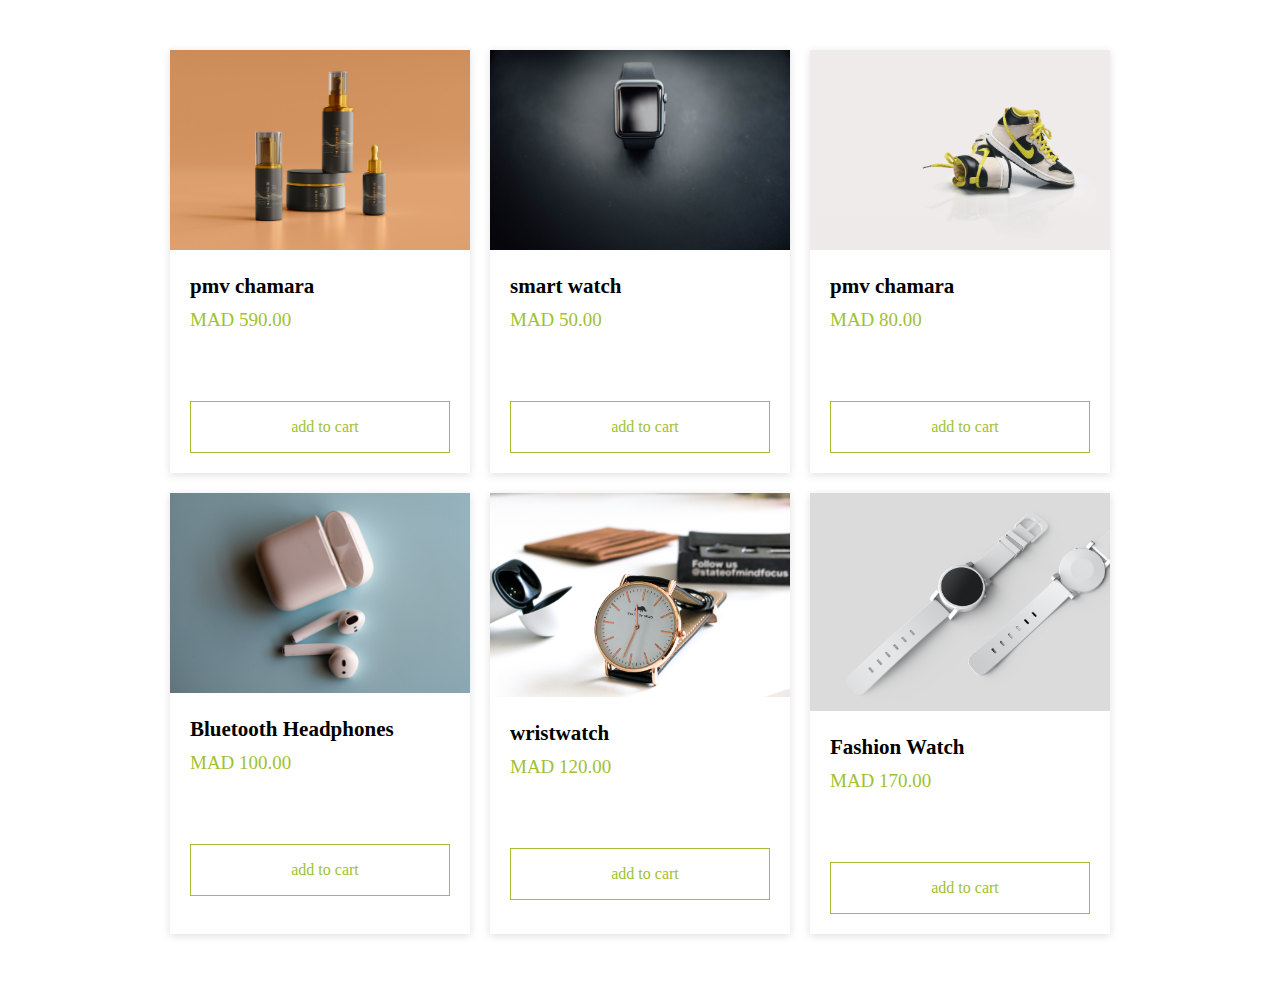
<file: index.html>
<!DOCTYPE html>

<head>
    <link rel="stylesheet" href="style.css">
    <link rel="stylesheet" href="https://cdnjs.cloudflare.com/ajax/libs/font-awesome/6.4.2/css/all.min.css"
        integrity="sha512-z3gLpd7yknf1YoNbCzqRKc4qyor8gaKU1qmn+CShxbuBusANI9QpRohGBreCFkKxLhei6S9CQXFEbbKuqLg0DA=="
        crossorigin="anonymous" referrerpolicy="no-referrer" />
</head>

<body>


    <div class="container">
        <div class="prodact">
            <!--                     <div class="box">
                <div class="cart">
                    <div class="img"><img src="/img/Fashion-Watch.jpg"></div>
                    <div class="infoCrat">
                        <h3 class="title">Fashion-Watch</h3>
                        <span class="price">$20</span>
                    </div>

                </div>
                <footer>
                    <div class="add"> <i class="fa-solid fa-cart-shopping"></i> add to cart </div>
                </footer> -->
        </div>
    </div>
    </div>



    <script type="module" src="shop.js"></script>
</body>

</html>
</file>
<file: style.css>
* {
    margin: 0;
    padding: 0;
    box-sizing: border-box;
}


.container .prodact {
    display: grid;
    grid-template-columns: repeat(3, 300px);
    gap: 20px;
    justify-content: center;
    margin: 50px 0;
}

.prodact .cart img {
    width: 300px;

}

.prodact .box {
    background-color: #ffffff;
    box-shadow: rgba(99, 99, 99, 0.2) 0px 2px 8px 0px;
    width: 300px;

}
footer,
.infoCrat {
    padding: 20px;
}

h3 {
    font-size: 21px;
    margin-bottom: 10px;
}

.price {
    color: #9FC131;
    font-size: 19px;

}

.add {
    padding: 16px;
    border: 1px solid #9FC131;
    margin-top: 30px;
    text-align: center;
    color: #9FC131;
    font-size: 16px;
    transition: 0.5s;

}

i {
    padding-right: 10px;
}

.add:hover {
    background-color: #9FC131;
    color: #ffffff;
    cursor: pointer;
}

.prodact .cart:hover {
    cursor: pointer;

}


.prodactcart {
    background-color: #ffffff;
    box-shadow: rgba(99, 99, 99, 0.2) 0px 2px 8px 0px;
    padding: 20px;
    margin: 50px auto;
    width: 70%;
    display: flex;


}

.cart-img img {
    width: 50%;


}

.cart-img {
    display: contents;


}

.info .add {
    width: 50%;
    margin-top: 50px;

}


.info {
    margin-left: 20px;
    width: 100%;


}

.perent {
    display: flex;



}


.btn-num .num {
    background-color: #fff;
    padding: 0 20px;
}

.btn-num {
    display: flex;
    align-items: center;
    background-color: #ffffff;
    border: 1px solid #ddd;
    width: max-content;
    margin-top: 40px;


}

.btn-num span {

    outline: none;
    border: 0;
    background-color: transparent;
    padding: 5px 16px;
    border-left: 1px solid #ddd;
    border-right: 1px solid #ddd;
    text-align: center;
    font-weight: 700;
    cursor: pointer;
    cursor: pointer;

}

.total-price {
    background-color: #ffffff;
    border: 1px solid #ddd;
    width: 300px;
    height: fit-content;
    margin: 50px auto;
}


.total-price div {
    background-color: #ffffff;
    display: flex;
    justify-content: space-between;
    align-items: center;
    border-bottom: 1px solid #ddd;
    padding: 5px 16px;

}

.total-price .total {
    padding: 20px;
}
</file>
